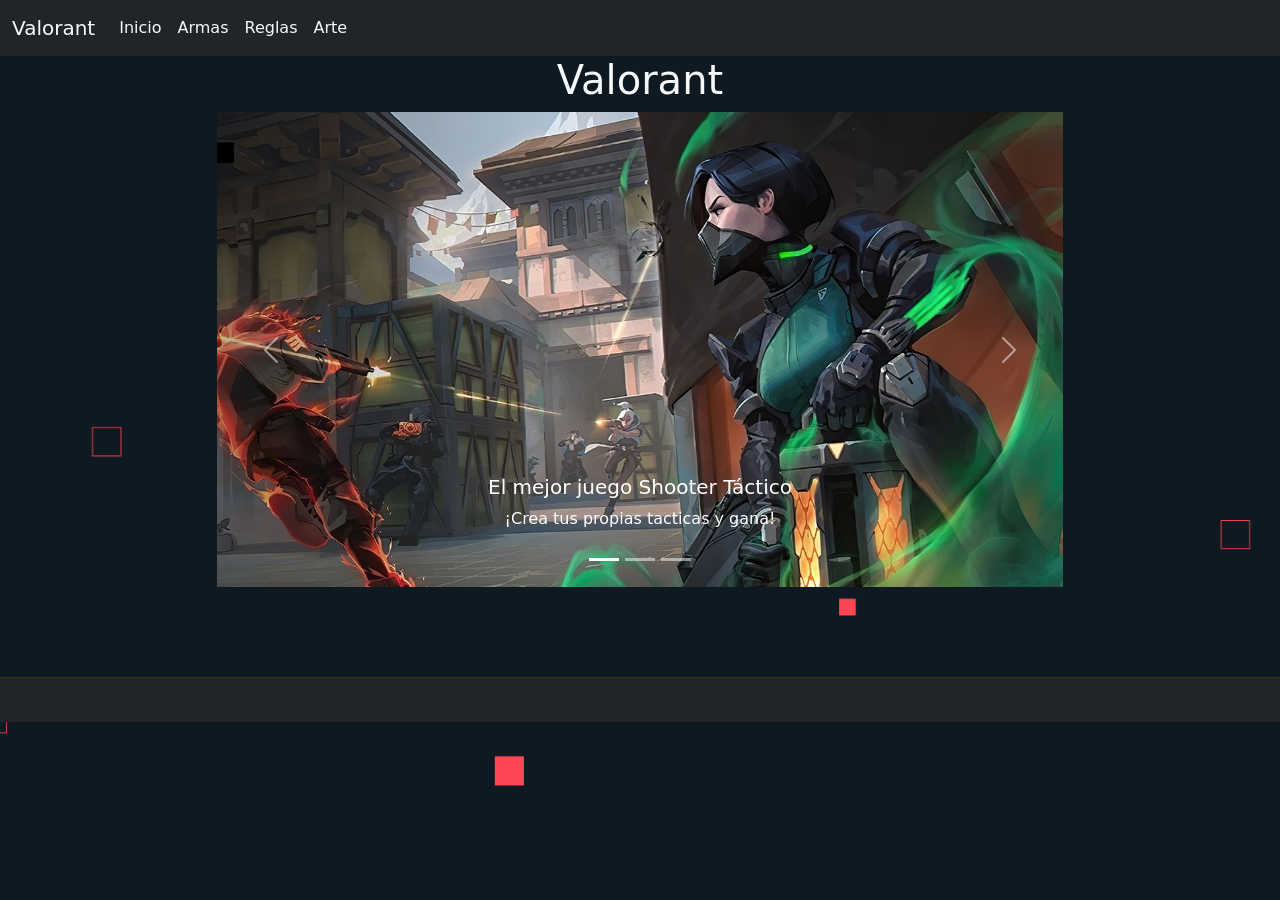
<file: index.html>
<!DOCTYPE html>
<html lang="en">
<head>
    <meta charset="UTF-8">
    <meta http-equiv="X-UA-Compatible" content="IE=edge">
    <meta name="viewport" content="width=device-width, initial-scale=1.0">
    <link href="https://cdn.jsdelivr.net/npm/bootstrap@5.1.3/dist/css/bootstrap.min.css" rel="stylesheet" integrity="sha384-1BmE4kWBq78iYhFldvKuhfTAU6auU8tT94WrHftjDbrCEXSU1oBoqyl2QvZ6jIW3" crossorigin="anonymous">
    <link rel="stylesheet" href="./styles/style.css">
    <title>Bienvenido</title>
</head>
<body class="bodyindex bg-light">
<nav class="navbar navbar-expand-lg navbar-light bg-dark">
    <div class="container-fluid">
        <a class="navbar-brand text-light" href="#">Valorant</a>
        <button class="navbar-toggler" type="button" data-bs-toggle="collapse" data-bs-target="#navbarNavAltMarkup" aria-controls="navbarNavAltMarkup" aria-expanded="false" aria-label="Toggle navigation">
        <span class="navbar-toggler-icon"></span>
        </button>
        <div class="collapse navbar-collapse" id="navbarNavAltMarkup">
        <div class="navbar-nav">
            <a class="nav-link text-light active" aria-current="page" href="#">Inicio</a>
            <a class="nav-link text-light" href="./sections/weapons.html">Armas</a>
            <a class="nav-link text-light" href="./sections/rules.html">Reglas</a>
            <a class="nav-link text-light" href="./sections/art.html" >Arte</a>
        </div>
        </div>
    </div>
</nav>
<div class="container text-center">
    <h1 class="col text-light">Valorant</h1>
</div>
<div class="row justify-content-center">
    <div id="carouselExampleCaptions" class="carousel slide col-8 col-sm-8 col-md-10 col-xl-8 col-lg-8" data-bs-ride="carousel">
        <div class="carousel-indicators">
        <button type="button" data-bs-target="#carouselExampleCaptions" data-bs-slide-to="0" class="active" aria-current="true" aria-label="Slide 1"></button>
        <button type="button" data-bs-target="#carouselExampleCaptions" data-bs-slide-to="1" aria-label="Slide 2"></button>
        <button type="button" data-bs-target="#carouselExampleCaptions" data-bs-slide-to="2" aria-label="Slide 3"></button>
        </div>
        <div class="carousel-inner">
        <div class="carousel-item active">
            <img src="./img/valorant-gameplay3.jpg" class="d-block w-100" alt="...">
            <div class="carousel-caption d-none d-md-block">
            <h5>El mejor juego Shooter Táctico</h5>
            <p>¡Crea tus propias tacticas y gana!</p>
            </div>
        </div>
        <div class="carousel-item">
            <img src="./img/valorant-gameplay2.jpg" class="d-block w-100" alt="...">
            <div class="carousel-caption d-none d-md-block">
            <h5>Encuentra tu estilo de Arma</h5>
            <p>¡En Valorant tendras gran variedad de armas para probar!</p>
            </div>
        </div>
        <div class="carousel-item">
            <img src="./img/valorant-gameplay.jpg" class="d-block w-100" alt="...">
            <div class="carousel-caption d-none d-md-block">
            <h5>Domina el arte de la punteria</h5>
            <p>¡Practica y se el mejor jugador!</p>
            </div>
        </div>
        </div>
        <button class="carousel-control-prev" type="button" data-bs-target="#carouselExampleCaptions" data-bs-slide="prev">
        <span class="carousel-control-prev-icon" aria-hidden="true"></span>
        <span class="visually-hidden">Previous</span>
        </button>
        <button class="carousel-control-next" type="button" data-bs-target="#carouselExampleCaptions" data-bs-slide="next">
        <span class="carousel-control-next-icon" aria-hidden="true"></span>
        <span class="visually-hidden">Next</span>
        </button>
    </div>
</div>
<footer class="bg-dark"></footer>
<script src="https://cdn.jsdelivr.net/npm/bootstrap@5.1.3/dist/js/bootstrap.bundle.min.js" integrity="sha384-ka7Sk0Gln4gmtz2MlQnikT1wXgYsOg+OMhuP+IlRH9sENBO0LRn5q+8nbTov4+1p" crossorigin="anonymous"></script>
</body>
</html>
</file>
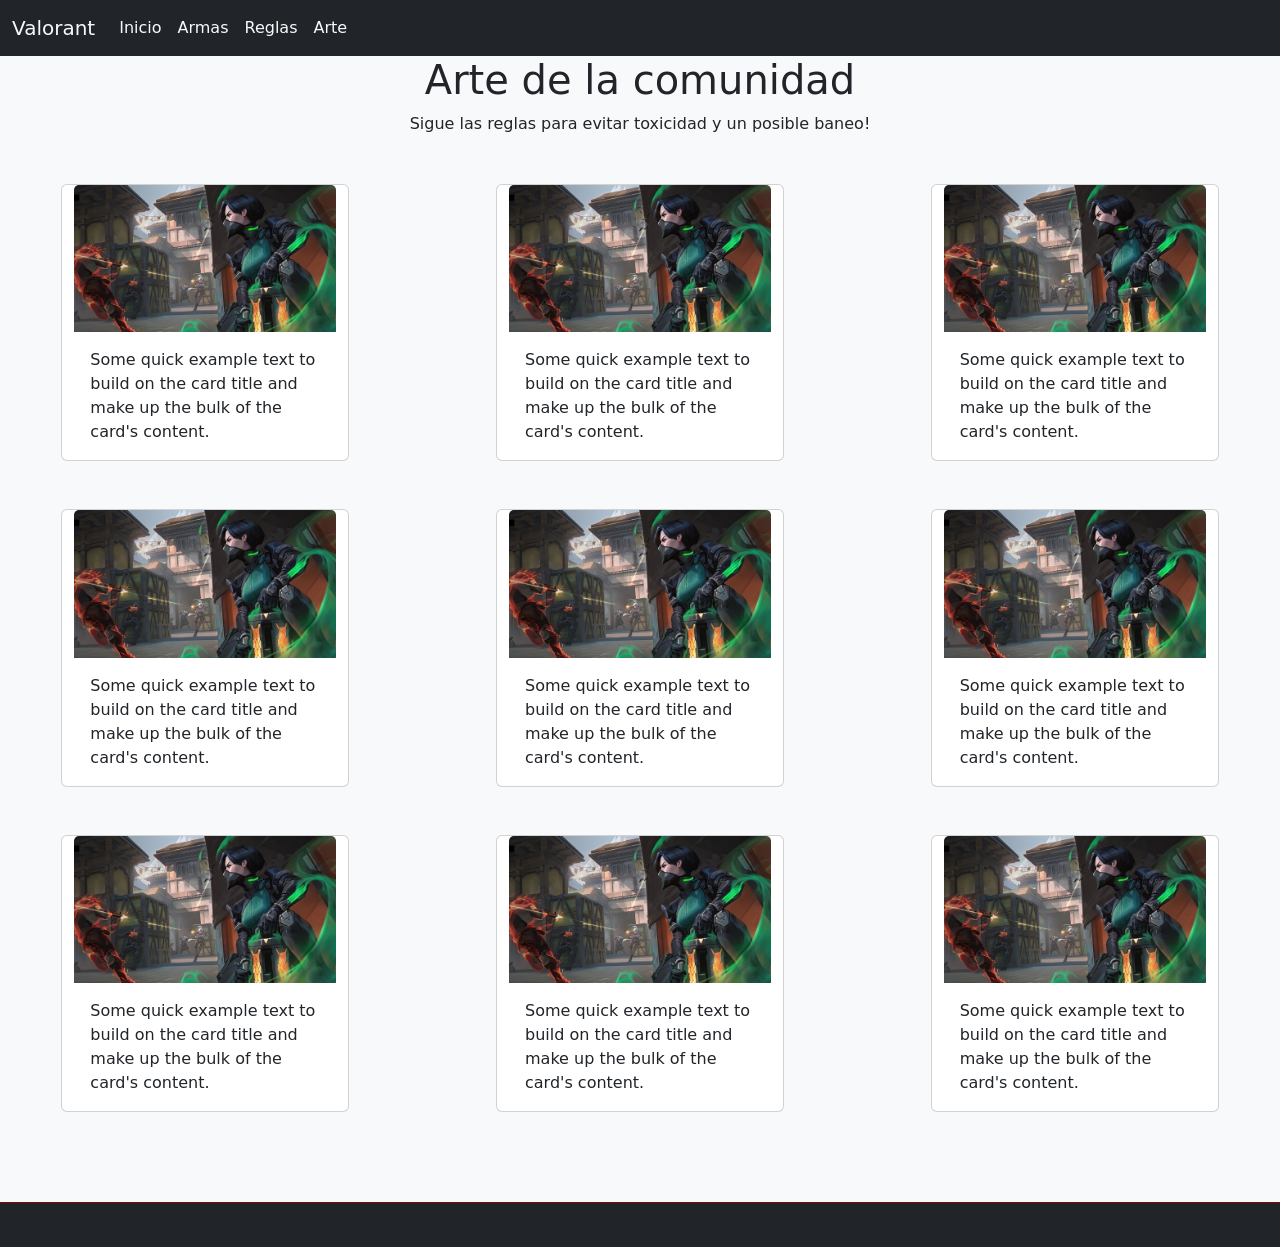
<file: sections/art.html>
<!DOCTYPE html>
<html lang="en">
<head>
    <meta charset="UTF-8">
    <meta http-equiv="X-UA-Compatible" content="IE=edge">
    <meta name="viewport" content="width=device-width, initial-scale=1.0">
    <link href="https://cdn.jsdelivr.net/npm/bootstrap@5.1.3/dist/css/bootstrap.min.css" rel="stylesheet" integrity="sha384-1BmE4kWBq78iYhFldvKuhfTAU6auU8tT94WrHftjDbrCEXSU1oBoqyl2QvZ6jIW3" crossorigin="anonymous">
    <link rel="stylesheet" href="../styles/style.css">
    <title>Armas</title>
</head>
<body class="bg-light">
<nav class="navbar navbar-expand-lg navbar-light bg-dark">
    <div class="container-fluid">
        <a class="navbar-brand text-light" href="../index.html">Valorant</a>
        <button class="navbar-toggler" type="button" data-bs-toggle="collapse" data-bs-target="#navbarNavAltMarkup" aria-controls="navbarNavAltMarkup" aria-expanded="false" aria-label="Toggle navigation">
        <span class="navbar-toggler-icon"></span>
        </button>
        <div class="collapse navbar-collapse" id="navbarNavAltMarkup">
        <div class="navbar-nav">
            <a class="nav-link text-light active" aria-current="page" href="../index.html">Inicio</a>
            <a class="nav-link text-light" href="./weapons.html">Armas</a>
            <a class="nav-link text-light" href="./rules.html">Reglas</a>
            <a class="nav-link text-light" href="#">Arte</a>
        </div>
        </div>
    </div>
</nav>
<div class="container text-center mb-5">
    <h1 class="col text-dark margin-bottom">Arte de la comunidad</h1>
    <p>Sigue las reglas para evitar toxicidad y un posible baneo!</p>
</div>
<div class="row justify-content-around mb-5">
    <div class="card" style="width: 18rem;">
        <img src="../img/valorant-gameplay3.jpg" class="card-img-top" alt="...">
        <div class="card-body">
        <p class="card-text">Some quick example text to build on the card title and make up the bulk of the card's content.</p>
        </div>
    </div>

    <div class="card" style="width: 18rem;">
        <img src="../img/valorant-gameplay3.jpg" class="card-img-top" alt="...">
        <div class="card-body">
        <p class="card-text">Some quick example text to build on the card title and make up the bulk of the card's content.</p>
        </div>
    </div>

    <div class="card" style="width: 18rem;">
        <img src="../img/valorant-gameplay3.jpg" class="card-img-top" alt="...">
        <div class="card-body">
        <p class="card-text">Some quick example text to build on the card title and make up the bulk of the card's content.</p>
        </div>
    </div>
</div>
<div class="row justify-content-around mb-5">
    <div class="card" style="width: 18rem;">
        <img src="../img/valorant-gameplay3.jpg" class="card-img-top" alt="...">
        <div class="card-body">
        <p class="card-text">Some quick example text to build on the card title and make up the bulk of the card's content.</p>
        </div>
    </div>

    <div class="card" style="width: 18rem;">
        <img src="../img/valorant-gameplay3.jpg" class="card-img-top" alt="...">
        <div class="card-body">
        <p class="card-text">Some quick example text to build on the card title and make up the bulk of the card's content.</p>
        </div>
    </div>

    <div class="card" style="width: 18rem;">
        <img src="../img/valorant-gameplay3.jpg" class="card-img-top" alt="...">
        <div class="card-body">
        <p class="card-text">Some quick example text to build on the card title and make up the bulk of the card's content.</p>
        </div>
    </div>
</div>
<div class="row justify-content-around mb-10">
    <div class="card" style="width: 18rem;">
        <img src="../img/valorant-gameplay3.jpg" class="card-img-top" alt="...">
        <div class="card-body">
        <p class="card-text">Some quick example text to build on the card title and make up the bulk of the card's content.</p>
        </div>
    </div>

    <div class="card" style="width: 18rem;">
        <img src="../img/valorant-gameplay3.jpg" class="card-img-top" alt="...">
        <div class="card-body">
        <p class="card-text">Some quick example text to build on the card title and make up the bulk of the card's content.</p>
        </div>
    </div>

    <div class="card" style="width: 18rem;">
        <img src="../img/valorant-gameplay3.jpg" class="card-img-top" alt="...">
        <div class="card-body">
        <p class="card-text">Some quick example text to build on the card title and make up the bulk of the card's content.</p>
        </div>
    </div>
</div>
    <footer class="bg-dark"></footer>
    <script src="https://cdn.jsdelivr.net/npm/bootstrap@5.1.3/dist/js/bootstrap.bundle.min.js" integrity="sha384-ka7Sk0Gln4gmtz2MlQnikT1wXgYsOg+OMhuP+IlRH9sENBO0LRn5q+8nbTov4+1p" crossorigin="anonymous"></script>
</body>
</html>
</file>
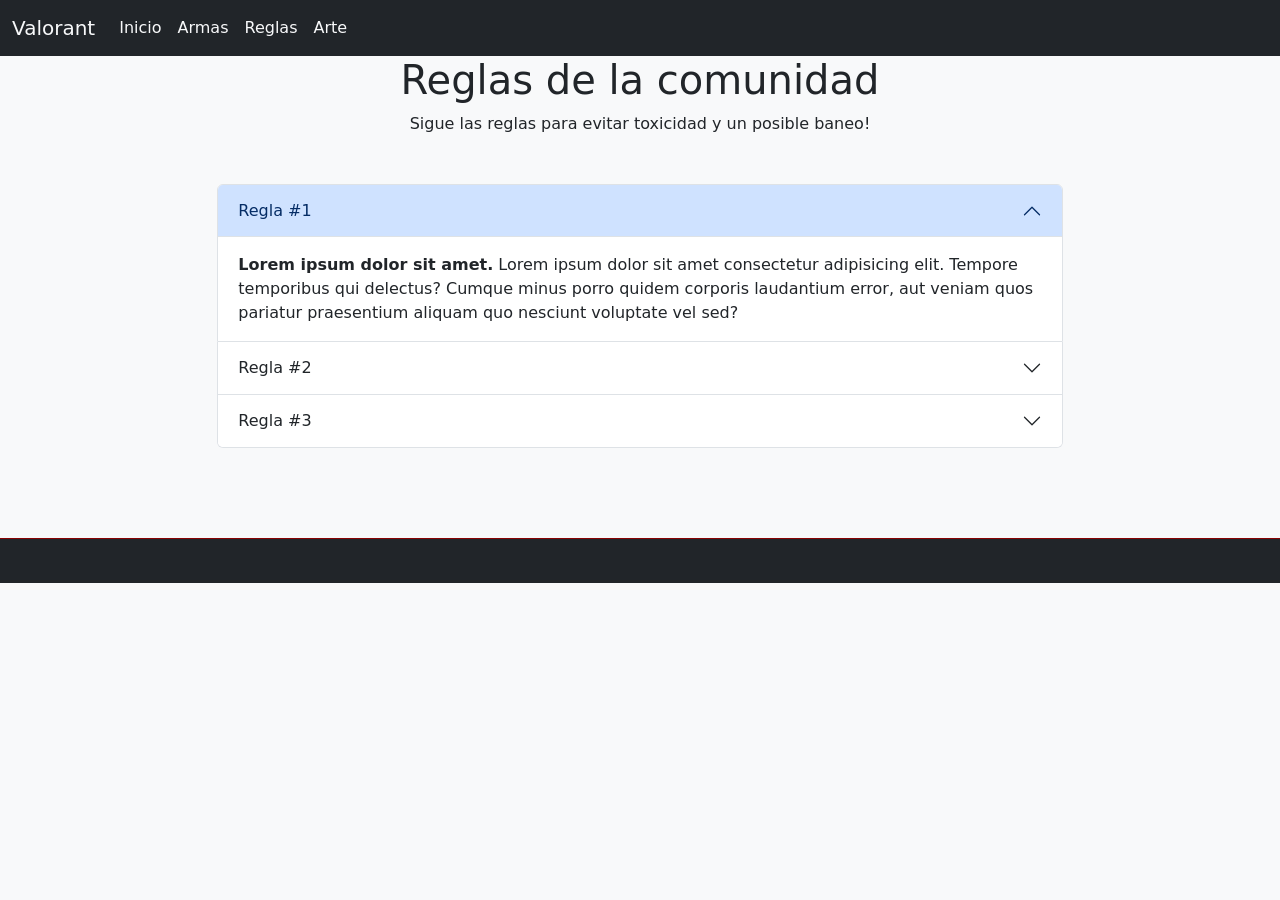
<file: sections/rules.html>
<!DOCTYPE html>
<html lang="en">
<head>
    <meta charset="UTF-8">
    <meta http-equiv="X-UA-Compatible" content="IE=edge">
    <meta name="viewport" content="width=device-width, initial-scale=1.0">
    <link href="https://cdn.jsdelivr.net/npm/bootstrap@5.1.3/dist/css/bootstrap.min.css" rel="stylesheet" integrity="sha384-1BmE4kWBq78iYhFldvKuhfTAU6auU8tT94WrHftjDbrCEXSU1oBoqyl2QvZ6jIW3" crossorigin="anonymous">
    <link rel="stylesheet" href="../styles/style.css">
    <title>Armas</title>
</head>
<body class="bg-light">
  <nav class="navbar navbar-expand-lg navbar-light bg-dark">
    <div class="container-fluid">
      <a class="navbar-brand text-light" href="../index.html">Valorant</a>
      <button class="navbar-toggler" type="button" data-bs-toggle="collapse" data-bs-target="#navbarNavAltMarkup" aria-controls="navbarNavAltMarkup" aria-expanded="false" aria-label="Toggle navigation">
        <span class="navbar-toggler-icon"></span>
      </button>
      <div class="collapse navbar-collapse" id="navbarNavAltMarkup">
        <div class="navbar-nav">
          <a class="nav-link text-light active" aria-current="page" href="../index.html">Inicio</a>
          <a class="nav-link text-light" href="./weapons.html">Armas</a>
          <a class="nav-link text-light" href="#">Reglas</a>
          <a class="nav-link text-light" href="./art.html">Arte</a>
        </div>
      </div>
    </div>
</nav>
    <div class="container text-center mb-5">
        <h1 class="col text-dark margin-bottom">Reglas de la comunidad</h1>
        <p>Sigue las reglas para evitar toxicidad y un posible baneo!</p>
    </div>
    <div class="row justify-content-center">
    <div class="accordion col-8" id="accordionExample">
      <div class="accordion-item">
        <h2 class="accordion-header" id="headingOne">
          <button class="accordion-button" type="button" data-bs-toggle="collapse" data-bs-target="#collapseOne" aria-expanded="true" aria-controls="collapseOne">
            Regla #1
          </button>
        </h2>
        <div id="collapseOne" class="accordion-collapse collapse show" aria-labelledby="headingOne" data-bs-parent="#accordionExample">
          <div class="accordion-body">
            <strong>Lorem ipsum dolor sit amet.</strong> Lorem ipsum dolor sit amet consectetur adipisicing elit. Tempore temporibus qui delectus? Cumque minus porro quidem corporis laudantium error, aut veniam quos pariatur praesentium aliquam quo nesciunt voluptate vel sed?
          </div>
        </div>
      </div>
      <div class="accordion-item">
        <h2 class="accordion-header" id="headingTwo">
          <button class="accordion-button collapsed" type="button" data-bs-toggle="collapse" data-bs-target="#collapseTwo" aria-expanded="false" aria-controls="collapseTwo">
            Regla #2
          </button>
        </h2>
        <div id="collapseTwo" class="accordion-collapse collapse" aria-labelledby="headingTwo" data-bs-parent="#accordionExample">
          <div class="accordion-body">
            <strong>Lorem ipsum dolor sit amet consectetur adipisicing elit. Necessitatibus, dicta?</strong> Lorem ipsum dolor sit, amet consectetur adipisicing elit. Facere tenetur harum soluta omnis repellat vitae expedita similique perferendis impedit suscipit nobis esse id, rem officiis minima excepturi, delectus ut quos sed porro rerum maxime provident aspernatur. Nisi earum temporibus labore mollitia repellendus natus provident. Modi animi ratione maiores ex porro officiis reiciendis, debitis ea consequatur esse, quidem autem fuga excepturi nobis earum corporis nam ducimus. Numquam iusto illum ipsum, fuga, alias obcaecati commodi necessitatibus, ipsam molestiae libero saepe? Aspernatur alias autem recusandae eaque. Asperiores, harum ullam. Dicta necessitatibus quia sapiente similique animi, asperiores voluptates laborum. Eveniet accusamus quas asperiores reprehenderit impedit praesentium tenetur modi aperiam quis obcaecati sed sequi tempora est esse repellat laboriosam enim ipsa, id quos sapiente! Officiis.
          </div>
        </div>
      </div>
      <div class="accordion-item">
        <h2 class="accordion-header" id="headingThree">
          <button class="accordion-button collapsed" type="button" data-bs-toggle="collapse" data-bs-target="#collapseThree" aria-expanded="false" aria-controls="collapseThree">
            Regla #3
          </button>
        </h2>
        <div id="collapseThree" class="accordion-collapse collapse" aria-labelledby="headingThree" data-bs-parent="#accordionExample">
          <div class="accordion-body">
            <strong>Lorem ipsum dolor sit amet consectetur adipisicing elit. Fuga, vel optio? Laudantium eveniet suscipit non maiores nulla illo officiis totam sint. Ducimus harum rem numquam possimus suscipit vero iste rerum!</strong> Lorem ipsum, dolor sit amet consectetur adipisicing elit. Maiores reprehenderit saepe excepturi dolorum doloremque qui ratione eos sed hic modi.
          </div>
        </div>
      </div>
    </div>
  </div>
  <footer class="bg-dark"></footer>
    <script src="https://cdn.jsdelivr.net/npm/bootstrap@5.1.3/dist/js/bootstrap.bundle.min.js" integrity="sha384-ka7Sk0Gln4gmtz2MlQnikT1wXgYsOg+OMhuP+IlRH9sENBO0LRn5q+8nbTov4+1p" crossorigin="anonymous"></script>
</body>
</html>
</file>
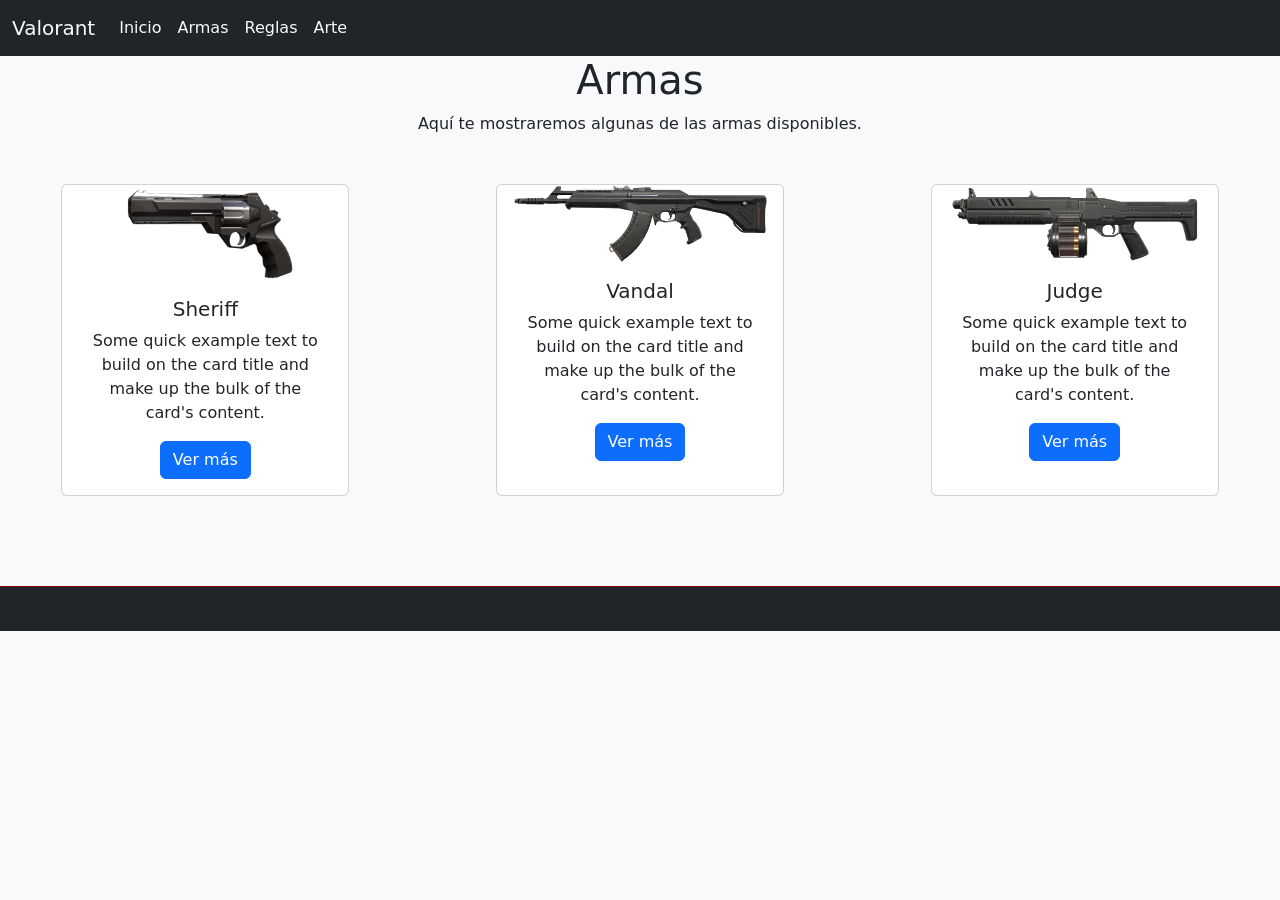
<file: sections/weapons.html>
<!DOCTYPE html>
<html lang="en">
<head>
    <meta charset="UTF-8">
    <meta http-equiv="X-UA-Compatible" content="IE=edge">
    <meta name="viewport" content="width=device-width, initial-scale=1.0">
    <link href="https://cdn.jsdelivr.net/npm/bootstrap@5.1.3/dist/css/bootstrap.min.css" rel="stylesheet" integrity="sha384-1BmE4kWBq78iYhFldvKuhfTAU6auU8tT94WrHftjDbrCEXSU1oBoqyl2QvZ6jIW3" crossorigin="anonymous">
    <link rel="stylesheet" href="../styles/style.css">
    <title>Armas</title>
</head>
<body class="bg-light">
<nav class="navbar navbar-expand-lg navbar-light bg-dark">
    <div class="container-fluid">
        <a class="navbar-brand text-light" href="../index.html">Valorant</a>
        <button class="navbar-toggler" type="button" data-bs-toggle="collapse" data-bs-target="#navbarNavAltMarkup" aria-controls="navbarNavAltMarkup" aria-expanded="false" aria-label="Toggle navigation">
        <span class="navbar-toggler-icon"></span>
        </button>
        <div class="collapse navbar-collapse" id="navbarNavAltMarkup">
        <div class="navbar-nav">
            <a class="nav-link text-light active" aria-current="page" href="../index.html">Inicio</a>
            <a class="nav-link text-light" href="#">Armas</a>
            <a class="nav-link text-light" href="./rules.html">Reglas</a>
            <a class="nav-link text-light" href="./art.html">Arte</a>
        </div>
        </div>
    </div>
</nav>
<div class="container text-center mb-5">
    <h1 class="col text-dark margin-bottom">Armas</h1>
    <p>Aquí te mostraremos algunas de las armas disponibles.</p>
</div>
<div class="row justify-content-around">
    <div class="card text-center" style="width: 18rem;">
        <img src="../img/sheriff.png" class="card-img-top" alt="sherif">
        <div class="card-body">
            <h5 class="card-title">Sheriff</h5>
            <p class="card-text">Some quick example text to build on the card title and make up the bulk of the card's content.</p>
            <a href="#" class="btn btn-primary">Ver más</a>
        </div>
    </div>
        <div class="card text-center" style="width: 18rem;">
        <img src="../img/Vandal.png" class="card-img-top" alt="vandal">
        <div class="card-body">
            <h5 class="card-title">Vandal</h5>
            <p class="card-text">Some quick example text to build on the card title and make up the bulk of the card's content.</p>
            <a href="#" class="btn btn-primary">Ver más</a>
        </div>
    </div>

        <div class="card text-center" style="width: 18rem;">
        <img src="../img/Judge.png" class="card-img-top" alt="judge">
        <div class="card-body">
            <h5 class="card-title">Judge</h5>
            <p class="card-text">Some quick example text to build on the card title and make up the bulk of the card's content.</p>
            <a href="#" class="btn btn-primary">Ver más</a>
        </div>
    </div>
</div>
<footer class="bg-dark"></footer>
<script src="https://cdn.jsdelivr.net/npm/bootstrap@5.1.3/dist/js/bootstrap.bundle.min.js" integrity="sha384-ka7Sk0Gln4gmtz2MlQnikT1wXgYsOg+OMhuP+IlRH9sENBO0LRn5q+8nbTov4+1p" crossorigin="anonymous"></script>
</body>
</html>
</file>
<file: styles/style.css>
.bodyindex{
    width: 100vw;
    height: 100vh;
    background-image: url(../img/back.png);
    background-position: center;
    background-repeat: no-repeat;
    background-size: cover;
    overflow: hidden;;
}

footer{
    background-color: rgb(105, 105, 105);
    border-top: 1px solid rgb(136, 3, 3);
    height: 5vh;
    width: 100%;
    margin-top: 10vh;
}
</file>
